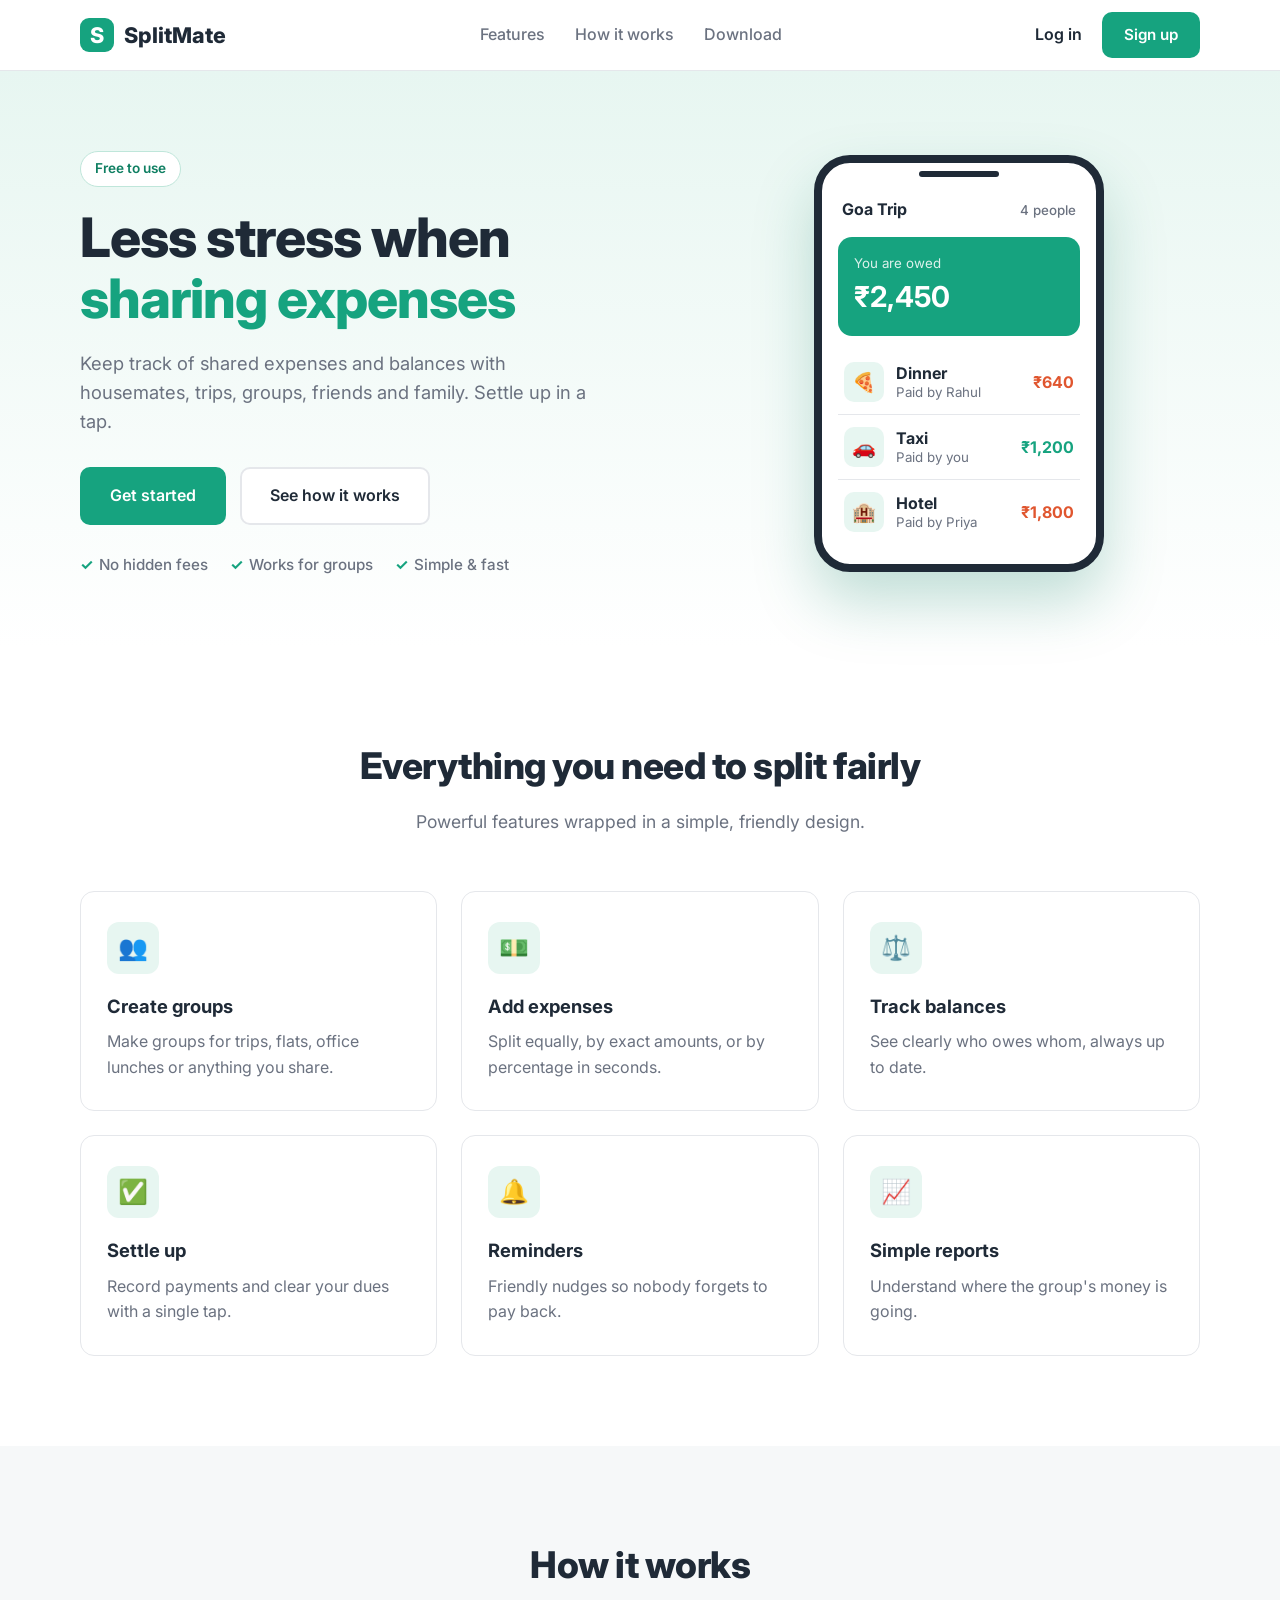
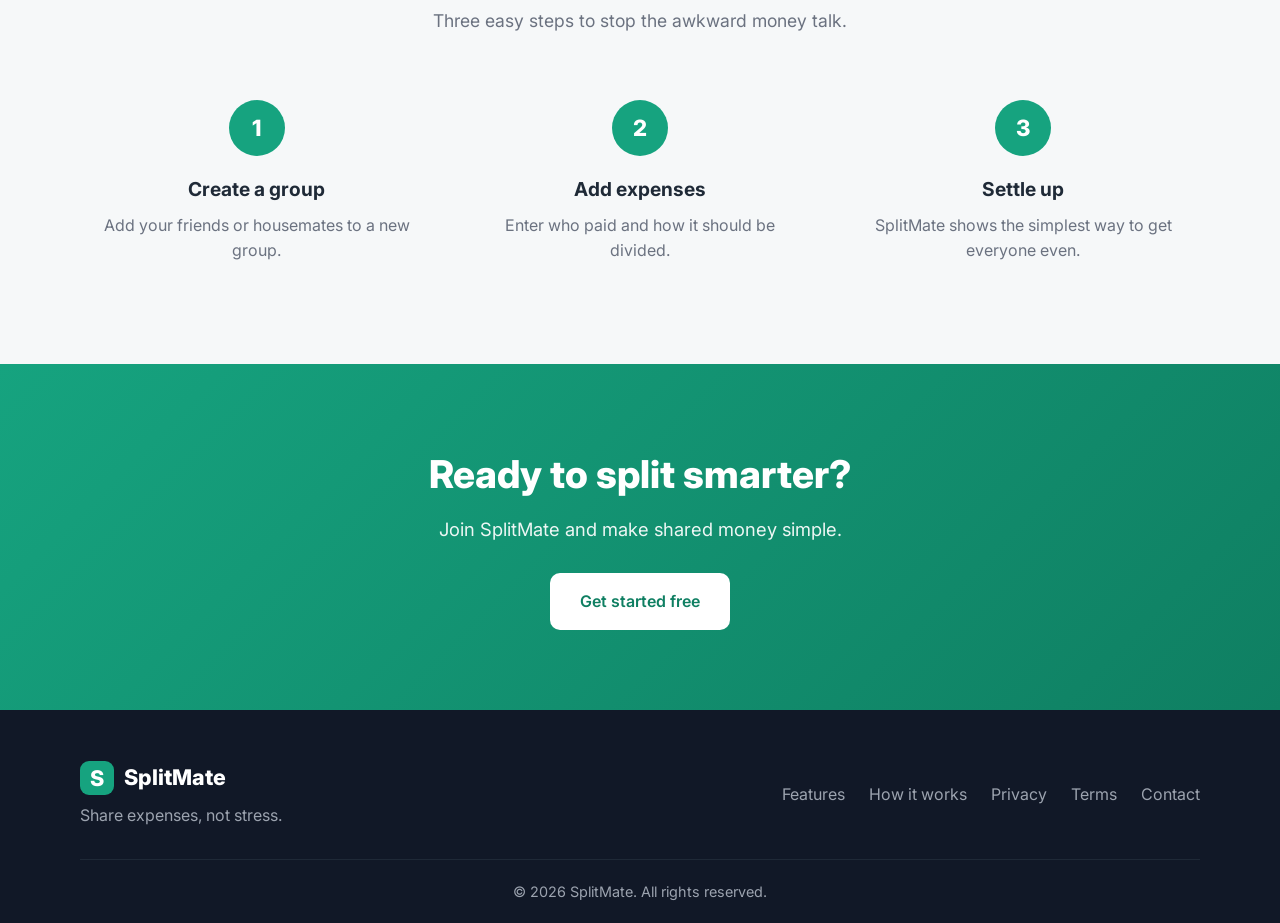
<file: index.html>
<!DOCTYPE html>
<html lang="en">
<head>
  <meta charset="UTF-8">
  <meta name="viewport" content="width=device-width, initial-scale=1.0">
  <title>SplitMate - Share expenses, not stress</title>
  <meta name="description" content="SplitMate helps friends, roommates and families split bills and track who owes what.">
  <link rel="preconnect" href="https://fonts.googleapis.com">
  <link href="https://fonts.googleapis.com/css2?family=Inter:wght@400;500;600;700;800&display=swap" rel="stylesheet">
  <link rel="stylesheet" href="style.css">
</head>
<body>

  <!-- NAVBAR -->
  <header class="navbar">
    <div class="container nav-inner">
      <a href="#" class="logo">
        <span class="logo-icon">S</span>
        SplitMate
      </a>
      <nav class="nav-links">
        <a href="#features">Features</a>
        <a href="#how">How it works</a>
        <a href="#download">Download</a>
      </nav>
      <div class="nav-actions">
        <a href="login.html" class="link-login">Log in</a>
<a href="login.html?mode=signup" class="btn btn-primary btn-sm">Sign up</a>
      </div>
    </div>
  </header>

  <!-- HERO -->
  <section class="hero">
    <div class="container hero-inner">
      <div class="hero-text">
        <span class="badge">Free to use</span>
        <h1>Less stress when <span class="highlight">sharing expenses</span></h1>
        <p>Keep track of shared expenses and balances with housemates, trips, groups, friends and family. Settle up in a tap.</p>
        <div class="hero-buttons">
  <a href="login.html?mode=signup" class="btn btn-primary">Get started</a>
  <a href="#how" class="btn btn-outline">See how it works</a>
</div>
        <ul class="hero-points">
          <li>No hidden fees</li>
          <li>Works for groups</li>
          <li>Simple &amp; fast</li>
        </ul>
      </div>

      <!-- Phone mockup -->
      <div class="hero-visual">
        <div class="phone">
          <div class="phone-notch"></div>
          <div class="phone-header">
            <span>Goa Trip</span>
            <small>4 people</small>
          </div>
          <div class="balance-card">
            <small>You are owed</small>
            <strong>&#8377;2,450</strong>
          </div>
          <div class="expense">
            <div class="expense-icon">&#127829;</div>
            <div class="expense-info">
              <b>Dinner</b>
              <small>Paid by Rahul</small>
            </div>
            <div class="expense-amt owe">&#8377;640</div>
          </div>
          <div class="expense">
            <div class="expense-icon">&#128663;</div>
            <div class="expense-info">
              <b>Taxi</b>
              <small>Paid by you</small>
            </div>
            <div class="expense-amt get">&#8377;1,200</div>
          </div>
          <div class="expense">
            <div class="expense-icon">&#127976;</div>
            <div class="expense-info">
              <b>Hotel</b>
              <small>Paid by Priya</small>
            </div>
            <div class="expense-amt owe">&#8377;1,800</div>
          </div>
        </div>
      </div>
    </div>
  </section>

  <!-- FEATURES -->
  <section id="features" class="section">
    <div class="container">
      <div class="section-head">
        <h2>Everything you need to split fairly</h2>
        <p>Powerful features wrapped in a simple, friendly design.</p>
      </div>
      <div class="grid">
        <div class="feature">
          <div class="f-icon">&#128101;</div>
          <h3>Create groups</h3>
          <p>Make groups for trips, flats, office lunches or anything you share.</p>
        </div>
        <div class="feature">
          <div class="f-icon">&#128181;</div>
          <h3>Add expenses</h3>
          <p>Split equally, by exact amounts, or by percentage in seconds.</p>
        </div>
        <div class="feature">
          <div class="f-icon">&#9878;&#65039;</div>
          <h3>Track balances</h3>
          <p>See clearly who owes whom, always up to date.</p>
        </div>
        <div class="feature">
          <div class="f-icon">&#9989;</div>
          <h3>Settle up</h3>
          <p>Record payments and clear your dues with a single tap.</p>
        </div>
        <div class="feature">
          <div class="f-icon">&#128276;</div>
          <h3>Reminders</h3>
          <p>Friendly nudges so nobody forgets to pay back.</p>
        </div>
        <div class="feature">
          <div class="f-icon">&#128200;</div>
          <h3>Simple reports</h3>
          <p>Understand where the group's money is going.</p>
        </div>
      </div>
    </div>
  </section>

  <!-- HOW IT WORKS -->
  <section id="how" class="section section-alt">
    <div class="container">
      <div class="section-head">
        <h2>How it works</h2>
        <p>Three easy steps to stop the awkward money talk.</p>
      </div>
      <div class="steps">
        <div class="step">
          <span class="step-num">1</span>
          <h3>Create a group</h3>
          <p>Add your friends or housemates to a new group.</p>
        </div>
        <div class="step">
          <span class="step-num">2</span>
          <h3>Add expenses</h3>
          <p>Enter who paid and how it should be divided.</p>
        </div>
        <div class="step">
          <span class="step-num">3</span>
          <h3>Settle up</h3>
          <p>SplitMate shows the simplest way to get everyone even.</p>
        </div>
      </div>
    </div>
  </section>

  <!-- CTA -->
  <section id="download" class="cta">
    <div class="container">
      <h2>Ready to split smarter?</h2>
      <p>Join SplitMate and make shared money simple.</p>
      <a href="#" class="btn btn-white">Get started free</a>
    </div>
  </section>

  <!-- FOOTER -->
  <footer class="footer">
    <div class="container footer-inner">
      <div class="footer-brand">
        <a href="#" class="logo logo-light">
          <span class="logo-icon">S</span> SplitMate
        </a>
        <p>Share expenses, not stress.</p>
      </div>
      <div class="footer-links">
        <a href="#features">Features</a>
        <a href="#how">How it works</a>
        <a href="#">Privacy</a>
        <a href="#">Terms</a>
        <a href="#">Contact</a>
      </div>
    </div>
    <div class="container copy">&copy; 2026 SplitMate. All rights reserved.</div>
  </footer>

</body>
</html>
</file>
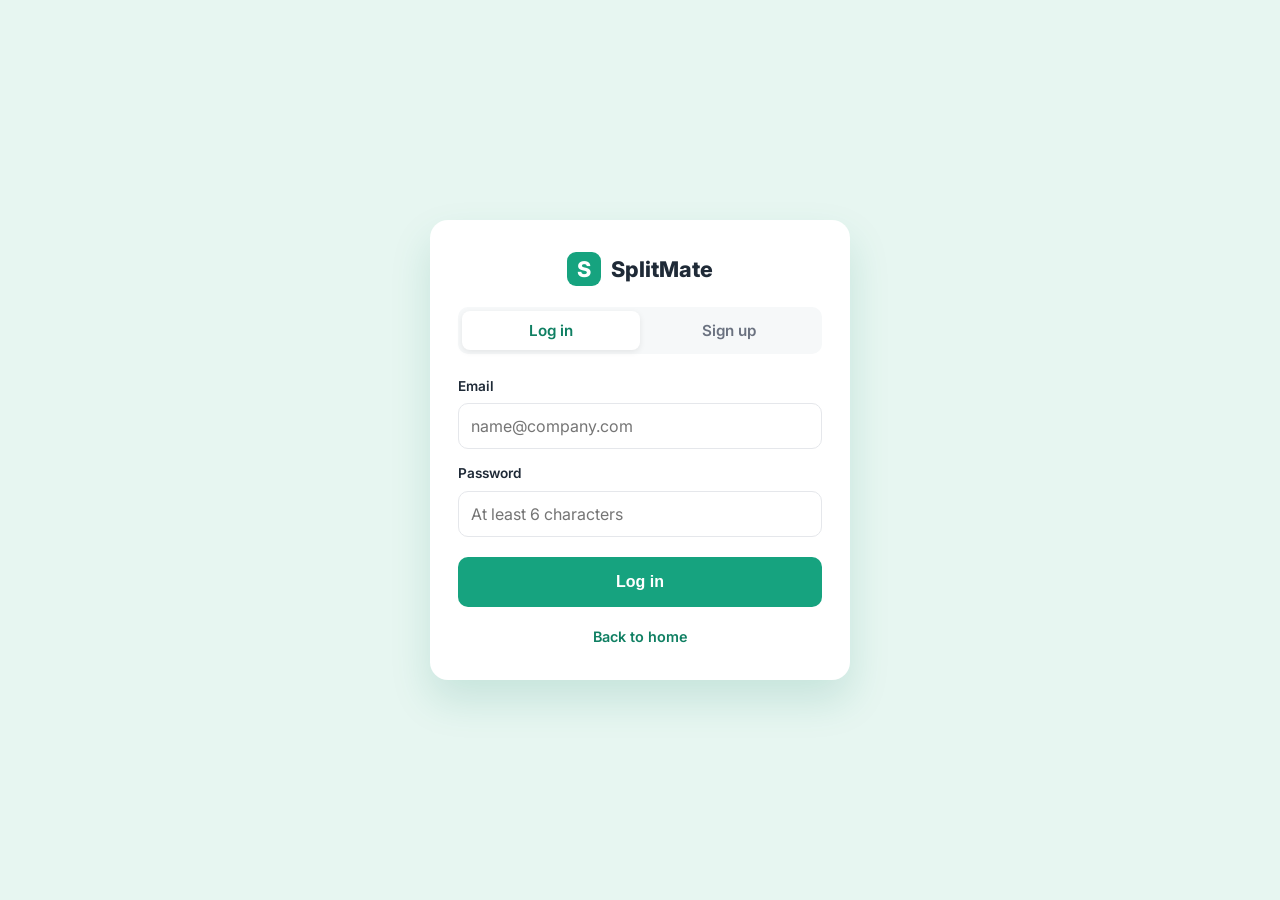
<file: app.html>
<!DOCTYPE html>
<html lang="en">
<head>
  <meta charset="UTF-8">
  <meta name="viewport" content="width=device-width, initial-scale=1.0">
  <title>SplitMate - Your groups</title>
  <link rel="preconnect" href="https://fonts.googleapis.com">
  <link href="https://fonts.googleapis.com/css2?family=Inter:wght@400;500;600;700;800&display=swap" rel="stylesheet">
  <link rel="stylesheet" href="style.css">
  <style>
    body { background: var(--bg-alt); min-height: 100vh; }
    .app { padding: 26px 0 70px; max-width: 760px; }
    .hello { color: var(--muted); font-weight: 500; font-size: .95rem; }
    .panel { background: #fff; border: 1px solid var(--border); border-radius: var(--radius); padding: 20px; margin-bottom: 18px; }
    .panel h2 { font-size: 1.2rem; margin-bottom: 14px; }
    .panel h3 { font-size: 1rem; margin-bottom: 10px; }
    .row { display: flex; gap: 10px; flex-wrap: wrap; }
    .row > input, .row > select { flex: 1; min-width: 140px; }
    .app input[type=text], .app input[type=number], .app select { padding: 11px 12px; border: 1px solid var(--border); border-radius: 10px; font: 1rem "Inter", sans-serif; background: #fff; width: 100%; }
    .app input:focus, .app select:focus { outline: 2px solid var(--green); border-color: transparent; }
    .app .btn { padding: 11px 20px; font-size: .95rem; }
    .btn-danger { background: #fff; color: var(--red); border-color: #f3c9bd; }
    .btn-danger:hover { background: #fdecea; }
    .group-card { display: flex; justify-content: space-between; align-items: center; gap: 10px; padding: 14px 0; border-bottom: 1px solid var(--border); }
    .group-card:last-child { border-bottom: none; }
    .group-card b { display: block; }
    .group-card small, .muted { color: var(--muted); }
    .chips { display: flex; gap: 8px; flex-wrap: wrap; margin-bottom: 12px; }
    .chip { background: var(--green-light); color: var(--green-dark); padding: 5px 12px; border-radius: 50px; font-size: .9rem; font-weight: 600; }
    .line { display: flex; justify-content: space-between; align-items: center; gap: 10px; padding: 10px 0; border-bottom: 1px solid var(--border); }
    .line:last-child { border-bottom: none; }
    .get { color: var(--green); font-weight: 700; }
    .owe { color: var(--red); font-weight: 700; }
    .checks { display: flex; gap: 8px 16px; flex-wrap: wrap; margin: 12px 0; }
    .checks label { display: flex; align-items: center; gap: 6px; font-size: .95rem; cursor: pointer; }
    .err { color: #b42318; font-size: .9rem; margin-top: 8px; min-height: 1.2em; }
    .top { display: flex; justify-content: space-between; align-items: center; gap: 10px; margin-bottom: 18px; flex-wrap: wrap; }
    .top h1 { font-size: 1.6rem; }
    .linkbtn { background: none; border: none; color: var(--green-dark); font-weight: 600; cursor: pointer; font: 600 .95rem "Inter", sans-serif; padding: 0; }
    .x { background: none; border: none; color: var(--muted); cursor: pointer; font-size: 1.2rem; line-height: 1; padding: 4px 8px; }
    .x:hover { color: var(--red); }
    .empty { color: var(--muted); padding: 6px 0; }
  </style>
</head>
<body>

  <header class="navbar">
    <div class="container nav-inner">
      <a href="app.html" class="logo"><span class="logo-icon">S</span> SplitMate</a>
      <div class="nav-actions">
        <span class="hello" id="hello"></span>
        <button type="button" class="btn btn-outline btn-sm" id="logout">Log out</button>
      </div>
    </div>
  </header>

  <main class="container app" id="app"></main>

  <script>
    var user = null;
    try { user = JSON.parse(localStorage.getItem("splitmate_current") || "null"); } catch (e) {}
    if (!user) { location.replace("login.html"); }

    var KEY = "splitmate_data_" + (user ? user.email : "");
    var data = { groups: [] };
    try { data = JSON.parse(localStorage.getItem(KEY) || '{"groups":[]}'); } catch (e) {}
    if (!data.groups) data.groups = [];
    var cur = null;
    var errMsg = "";
    var appEl = document.getElementById("app");

    function save() { try { localStorage.setItem(KEY, JSON.stringify(data)); } catch (e) {} }
    function uid() { return Date.now().toString(36) + Math.random().toString(36).slice(2, 6); }
    function esc(s) {
      return String(s).replace(/[&<>"']/g, function (c) {
        return { "&": "&amp;", "<": "&lt;", ">": "&gt;", '"': "&quot;", "'": "&#39;" }[c];
      });
    }
    function money(c) {
      var neg = c < 0; c = Math.abs(c);
      var txt = (c / 100).toLocaleString("en-IN", { minimumFractionDigits: c % 100 ? 2 : 0, maximumFractionDigits: 2 });
      return (neg ? "-" : "") + "\u20B9" + txt;
    }
    function group() { return data.groups.filter(function (g) { return g.id === cur; })[0]; }

    function balances(g) {
      var b = {};
      g.members.forEach(function (m) { b[m] = 0; });
      g.expenses.forEach(function (e) {
        var n = e.split.length, base = Math.floor(e.cents / n), rem = e.cents - base * n;
        b[e.paidBy] = (b[e.paidBy] || 0) + e.cents;
        e.split.forEach(function (m, i) { b[m] = (b[m] || 0) - (base + (i < rem ? 1 : 0)); });
      });
      return b;
    }

    function settlements(b) {
      var cr = [], db = [];
      Object.keys(b).forEach(function (k) {
        if (b[k] > 0) cr.push([k, b[k]]); else if (b[k] < 0) db.push([k, -b[k]]);
      });
      cr.sort(function (a, c) { return c[1] - a[1]; });
      db.sort(function (a, c) { return c[1] - a[1]; });
      var out = [], i = 0, j = 0;
      while (i < db.length && j < cr.length) {
        var x = Math.min(db[i][1], cr[j][1]);
        out.push({ from: db[i][0], to: cr[j][0], c: x });
        db[i][1] -= x; cr[j][1] -= x;
        if (!db[i][1]) i++;
        if (!cr[j][1]) j++;
      }
      return out;
    }

    function renderHome() {
      var h = '<div class="top"><h1>Your groups</h1></div>';
      h += '<div class="panel"><h2>Create a group</h2>' +
        '<form data-form="addgroup"><div class="row">' +
        '<input type="text" id="gname" placeholder="Goa trip" maxlength="40">' +
        '<button type="submit" class="btn btn-primary">Create group</button></div>' +
        '<div class="err">' + esc(errMsg) + '</div></form></div>';
      h += '<div class="panel"><h2>Groups</h2>';
      if (!data.groups.length) {
        h += '<p class="empty">Start your first group. Add friends and share your first expense.</p>';
      }
      data.groups.forEach(function (g) {
        h += '<div class="group-card"><div><b>' + esc(g.name) + '</b><small>' +
          g.members.length + ' people \u00B7 ' + g.expenses.length + ' expenses</small></div>' +
          '<button type="button" class="btn btn-primary btn-sm" data-open="' + g.id + '">Open</button></div>';
      });
      h += '</div>';
      appEl.innerHTML = h;
    }

    function renderGroup() {
      var g = group();
      if (!g) { cur = null; return renderHome(); }
      var b = balances(g), st = settlements(b);
      var h = '<div class="top"><div><button type="button" class="linkbtn" data-back="1">&larr; All groups</button>' +
        '<h1>' + esc(g.name) + '</h1></div>' +
        '<button type="button" class="btn btn-danger btn-sm" data-delgroup="1">Delete group</button></div>';

      h += '<div class="panel"><h2>People</h2><div class="chips">';
      g.members.forEach(function (m) { h += '<span class="chip">' + esc(m) + '</span>'; });
      h += '</div><form data-form="addmember"><div class="row">' +
        '<input type="text" id="mname" placeholder="Friend\'s name" maxlength="30">' +
        '<button type="submit" class="btn btn-outline">Add person</button></div>' +
        '<div class="err" id="err-member"></div></form></div>';

      h += '<div class="panel"><h2>Balances</h2>';
      g.members.forEach(function (m) {
        var v = b[m] || 0;
        var cls = v > 0 ? "get" : v < 0 ? "owe" : "muted";
        var txt = v > 0 ? "gets " + money(v) : v < 0 ? "owes " + money(-v) : "settled up";
        h += '<div class="line"><span>' + esc(m) + '</span><span class="' + cls + '">' + txt + '</span></div>';
      });
      h += '</div>';

      h += '<div class="panel"><h2>Settle up</h2>';
      if (!st.length) h += '<p class="empty">Everyone is settled up.</p>';
      st.forEach(function (s) {
        h += '<div class="line"><span>' + esc(s.from) + ' pays ' + esc(s.to) + '</span><span class="owe">' + money(s.c) + '</span></div>';
      });
      h += '</div>';

      h += '<div class="panel"><h2>Add an expense</h2>';
      if (g.members.length < 2) {
        h += '<p class="empty">Add at least one more person to split an expense.</p>';
      } else {
        h += '<form data-form="addexpense"><div class="row">' +
          '<input type="text" id="edesc" placeholder="Dinner" maxlength="50">' +
          '<input type="number" id="eamt" placeholder="Amount" min="0" step="0.01" inputmode="decimal"></div>' +
          '<div class="row" style="margin-top:10px"><select id="epaid">';
        g.members.forEach(function (m) { h += '<option value="' + esc(m) + '">Paid by ' + esc(m) + '</option>'; });
        h += '</select></div><h3 style="margin-top:14px">Split equally between</h3><div class="checks">';
        g.members.forEach(function (m) {
          h += '<label><input type="checkbox" name="split" value="' + esc(m) + '" checked> ' + esc(m) + '</label>';
        });
        h += '</div><button type="submit" class="btn btn-primary">Add expense</button>' +
          '<div class="err" id="err-exp"></div></form>';
      }
      h += '</div>';

      h += '<div class="panel"><h2>Expenses</h2>';
      if (!g.expenses.length) h += '<p class="empty">No expenses yet.</p>';
      g.expenses.slice().reverse().forEach(function (e) {
        h += '<div class="line"><div><b>' + esc(e.desc) + '</b><br><small class="muted">Paid by ' + esc(e.paidBy) +
          ' \u00B7 split ' + e.split.length + ' ways</small></div><div><b>' + money(e.cents) +
          '</b><button type="button" class="x" aria-label="Delete expense" data-delexp="' + e.id + '">&times;</button></div></div>';
      });
      h += '</div>';
      appEl.innerHTML = h;
    }

    function render() { if (cur) renderGroup(); else renderHome(); window.scrollTo(0, 0); }
    function setErr(id, t) { var el = document.getElementById(id); if (el) el.textContent = t; }

    appEl.addEventListener("click", function (e) {
      var t = e.target.closest("button");
      if (!t) return;
      if (t.dataset.open) { cur = t.dataset.open; errMsg = ""; render(); }
      else if (t.dataset.back) { cur = null; errMsg = ""; render(); }
      else if (t.dataset.delgroup) {
        var g = group();
        if (g && confirm('Delete "' + g.name + '" and all its expenses?')) {
          data.groups = data.groups.filter(function (x) { return x.id !== cur; });
          save(); cur = null; render();
        }
      } else if (t.dataset.delexp) {
        var gg = group();
        gg.expenses = gg.expenses.filter(function (x) { return x.id !== t.dataset.delexp; });
        save(); var y = window.scrollY; renderGroup(); window.scrollTo(0, y);
      }
    });

    appEl.addEventListener("submit", function (e) {
      e.preventDefault();
      var f = e.target.dataset.form, g = group();
      if (f === "addgroup") {
        var name = document.getElementById("gname").value.trim();
        if (!name) { errMsg = "Enter a group name."; renderHome(); return; }
        var ng = { id: uid(), name: name, members: [user.name], expenses: [] };
        data.groups.push(ng); save(); cur = ng.id; errMsg = ""; render();
      } else if (f === "addmember") {
        var m = document.getElementById("mname").value.trim();
        if (!m) { setErr("err-member", "Enter a name."); return; }
        if (g.members.some(function (x) { return x.toLowerCase() === m.toLowerCase(); })) {
          setErr("err-member", "That name is already in the group."); return;
        }
        g.members.push(m); save(); var y = window.scrollY; renderGroup(); window.scrollTo(0, y);
      } else if (f === "addexpense") {
        var desc = document.getElementById("edesc").value.trim();
        var amt = parseFloat(document.getElementById("eamt").value);
        var paid = document.getElementById("epaid").value;
        var split = Array.prototype.map.call(document.querySelectorAll('input[name="split"]:checked'), function (c) { return c.value; });
        if (!desc) { setErr("err-exp", "Enter what the expense was for."); return; }
        if (!(amt > 0)) { setErr("err-exp", "Enter an amount greater than 0."); return; }
        if (!split.length) { setErr("err-exp", "Choose at least one person to split with."); return; }
        g.expenses.push({ id: uid(), desc: desc, cents: Math.round(amt * 100), paidBy: paid, split: split });
        save(); var y2 = window.scrollY; renderGroup(); window.scrollTo(0, y2);
      }
    });

    if (user) {
      document.getElementById("hello").textContent = "Hi, " + user.name.split(" ")[0];
      document.getElementById("logout").onclick = function () {
        try { localStorage.removeItem("splitmate_current"); } catch (e) {}
        location.href = "index.html";
      };
      render();
    }
  </script>

</body>
</html>
</file>
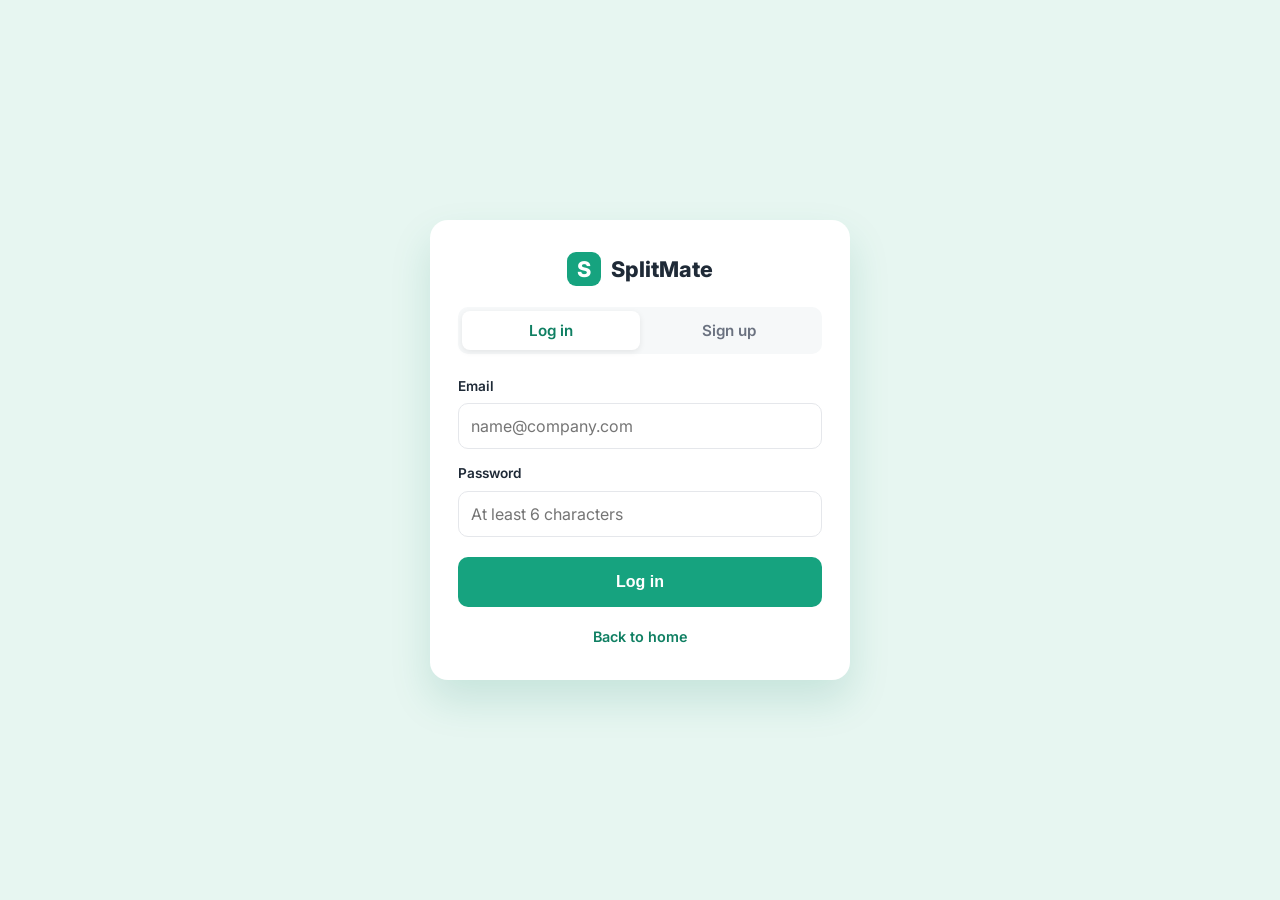
<file: login.html>
<!DOCTYPE html>
<html lang="en">
<head>
  <meta charset="UTF-8">
  <meta name="viewport" content="width=device-width, initial-scale=1.0">
  <title>SplitMate - Log in</title>
  <link rel="preconnect" href="https://fonts.googleapis.com">
  <link href="https://fonts.googleapis.com/css2?family=Inter:wght@400;500;600;700;800&display=swap" rel="stylesheet">
  <link rel="stylesheet" href="style.css">
  <style>
    body { background: var(--green-light); min-height: 100vh; display: flex; flex-direction: column; }
    .auth-wrap { flex: 1; display: grid; place-items: center; padding: 30px 0; }
    .auth-card { width: 92%; max-width: 420px; background: #fff; border-radius: 18px; padding: 32px 28px; box-shadow: 0 20px 40px rgba(15,127,98,.15); }
    .auth-card .logo { justify-content: center; margin-bottom: 20px; }
    .tabs { display: flex; background: var(--bg-alt); border-radius: 10px; padding: 4px; margin-bottom: 22px; }
    .tab { flex: 1; padding: 10px; border: none; background: transparent; border-radius: 8px; font: 600 .95rem "Inter", sans-serif; color: var(--muted); cursor: pointer; }
    .tab.active { background: #fff; color: var(--green-dark); box-shadow: 0 2px 6px rgba(0,0,0,.08); }
    .field { margin-bottom: 14px; }
    .field label { display: block; font-size: .85rem; font-weight: 600; margin-bottom: 6px; }
    .field input { width: 100%; padding: 12px; border: 1px solid var(--border); border-radius: 10px; font: 1rem "Inter", sans-serif; }
    .field input:focus { outline: 2px solid var(--green); border-color: transparent; }
    .auth-card .btn { width: 100%; margin-top: 6px; }
    .msg { margin-top: 14px; padding: 10px 12px; border-radius: 10px; font-size: .9rem; display: none; }
    .msg.error { display: block; background: #fdecea; color: #b42318; }
    .msg.ok { display: block; background: var(--green-light); color: var(--green-dark); }
    .back { text-align: center; margin-top: 18px; font-size: .9rem; }
    .back a { color: var(--green-dark); font-weight: 600; }
  </style>
</head>
<body>

  <div class="auth-wrap">
    <div class="auth-card">
      <a href="index.html" class="logo"><span class="logo-icon">S</span> SplitMate</a>

      <div class="tabs">
        <button type="button" class="tab" id="tab-login">Log in</button>
        <button type="button" class="tab" id="tab-signup">Sign up</button>
      </div>

      <form id="form" novalidate>
        <div class="field" id="name-field">
          <label for="name">Name</label>
          <input type="text" id="name" placeholder="Your name">
        </div>
        <div class="field">
          <label for="email">Email</label>
          <input type="email" id="email" placeholder="name@company.com">
        </div>
        <div class="field">
          <label for="password">Password</label>
          <input type="password" id="password" placeholder="At least 6 characters">
        </div>
        <button type="submit" class="btn btn-primary" id="submit-btn">Log in</button>
        <div class="msg" id="msg"></div>
      </form>

      <p class="back"><a href="index.html">Back to home</a></p>
    </div>
  </div>

  <script>
    var mode = new URLSearchParams(location.search).get("mode") === "signup" ? "signup" : "login";
    var tabLogin = document.getElementById("tab-login");
    var tabSignup = document.getElementById("tab-signup");
    var nameField = document.getElementById("name-field");
    var submitBtn = document.getElementById("submit-btn");
    var msg = document.getElementById("msg");

    function setMode(m) {
      mode = m;
      tabLogin.classList.toggle("active", m === "login");
      tabSignup.classList.toggle("active", m === "signup");
      nameField.style.display = m === "signup" ? "block" : "none";
      submitBtn.textContent = m === "signup" ? "Create account" : "Log in";
      msg.className = "msg";
    }

    function show(text, type) {
      msg.textContent = text;
      msg.className = "msg " + type;
    }

    async function hash(text) {
      var buf = await crypto.subtle.digest("SHA-256", new TextEncoder().encode(text));
      return Array.from(new Uint8Array(buf)).map(function (b) {
        return b.toString(16).padStart(2, "0");
      }).join("");
    }

    function getUsers() {
      try { return JSON.parse(localStorage.getItem("splitmate_users") || "[]"); }
      catch (e) { return []; }
    }

    tabLogin.onclick = function () { setMode("login"); };
    tabSignup.onclick = function () { setMode("signup"); };

    document.getElementById("form").addEventListener("submit", async function (e) {
      e.preventDefault();
      var name = document.getElementById("name").value.trim();
      var email = document.getElementById("email").value.trim().toLowerCase();
      var password = document.getElementById("password").value;

      if (!email || !/^\S+@\S+\.\S+$/.test(email)) { show("Enter a valid email.", "error"); return; }
      if (password.length < 6) { show("Password must be at least 6 characters.", "error"); return; }

      var users = getUsers();
      var pass = await hash(password);

            if (mode === "signup") {
        if (!name) { show("Enter your name.", "error"); return; }
        if (users.some(function (u) { return u.email === email; })) {
          show("That email is already registered. Try logging in.", "error"); return;
        }
        users.push({ name: name, email: email, pass: pass });
        localStorage.setItem("splitmate_users", JSON.stringify(users));
        localStorage.setItem("splitmate_current", JSON.stringify({ name: name, email: email }));
        show("Account created. Welcome, " + name + "!", "ok");
        setTimeout(function () { location.href = "app.html"; }, 900);
      } else {
        var user = users.find(function (u) { return u.email === email && u.pass === pass; });
        if (!user) { show("Wrong email or password.", "error"); return; }
        localStorage.setItem("splitmate_current", JSON.stringify({ name: user.name, email: user.email }));
        show("Welcome back, " + user.name + "!", "ok");
        setTimeout(function () { location.href = "app.html"; }, 900);
                }
    });
            

    setMode(mode);
  </script>

</body>
</html>
</file>
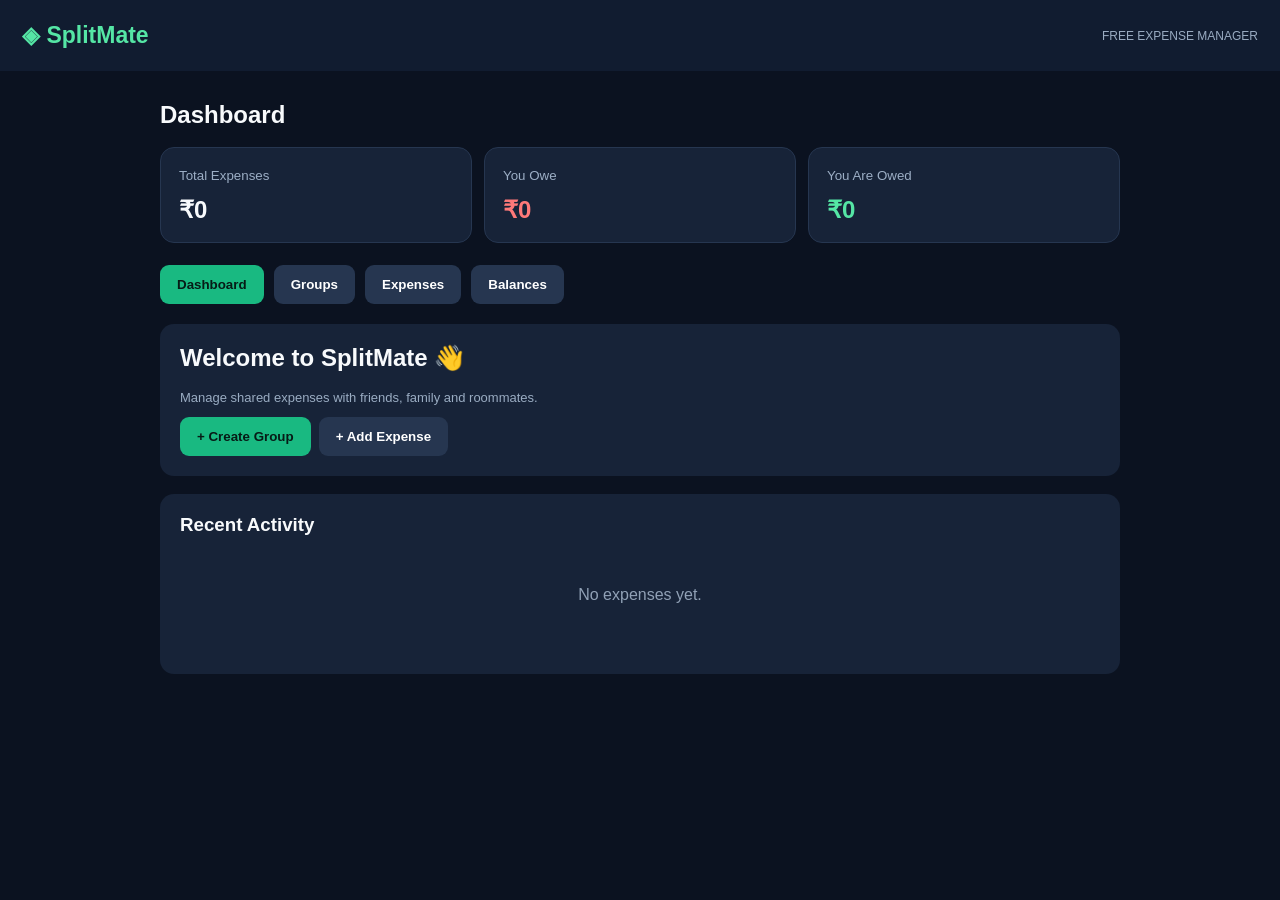
<file: preview (5).html>
<!DOCTYPE html>
<html lang="en">
<head>
<meta charset="UTF-8">
<meta name="viewport" content="width=device-width, initial-scale=1">
<meta name="theme-color" content="#101827">
<title>SplitMate - Expense Manager</title>
<style>
*{box-sizing:border-box;margin:0;padding:0}
body{font-family:Arial,sans-serif;background:#0b1220;color:#f8fafc}
header{padding:22px;background:#111c30;display:flex;justify-content:space-between;align-items:center}
.logo{font-size:23px;font-weight:bold;color:#55e6a5}
.container{max-width:1000px;margin:auto;padding:20px}
h2{margin-bottom:18px}
.stats{display:grid;grid-template-columns:repeat(3,1fr);gap:12px;margin-bottom:22px}
.card{background:#172338;border:1px solid #263650;padding:18px;border-radius:14px}
.card small{color:#9caec5}
.amount{font-size:24px;font-weight:bold;margin-top:12px}
.green{color:#55e6a5}
.red{color:#ff7979}
.tabs{display:flex;gap:10px;flex-wrap:wrap;margin-bottom:20px}
button{border:0;padding:12px 17px;border-radius:9px;background:#263650;color:white;font-weight:bold;cursor:pointer}
button.primary{background:#19b981;color:#071b16}
button.danger{background:#9d303d}
button:hover{opacity:.85}
input,select{width:100%;padding:13px;margin:8px 0 14px;border:1px solid #344761;border-radius:9px;background:#101c2e;color:white}
label{font-size:13px;color:#b8c7d9}
.panel{background:#172338;padding:20px;border-radius:14px;margin-bottom:18px}
.hidden{display:none}
.item{padding:15px 5px;border-bottom:1px solid #344258;display:flex;justify-content:space-between;gap:10px}
.item:last-child{border:0}
.muted{color:#9aacc2;font-size:13px;margin-top:5px}
.actions{display:flex;gap:8px;flex-wrap:wrap;margin-top:12px}
.empty{color:#91a1b6;text-align:center;padding:25px}
@media(max-width:600px){
.stats{grid-template-columns:1fr}
.amount{font-size:21px}
.container{padding:13px}
}
</style>
</head>
<body>

<header>
<div class="logo">◈ SplitMate</div>
<div style="font-size:12px;color:#9aacc2">FREE EXPENSE MANAGER</div>
</header>

<main class="container">
<h2 style="margin-top:10px">Dashboard</h2>

<div class="stats">
<div class="card">
<small>Total Expenses</small>
<div class="amount" id="total">₹0</div>
</div>
<div class="card">
<small>You Owe</small>
<div class="amount red" id="owe">₹0</div>
</div>
<div class="card">
<small>You Are Owed</small>
<div class="amount green" id="owed">₹0</div>
</div>
</div>

<div class="tabs">
<button class="primary" onclick="show('dashboard')">Dashboard</button>
<button onclick="show('groups')">Groups</button>
<button onclick="show('expenses')">Expenses</button>
<button onclick="show('balances')">Balances</button>
</div>

<section id="dashboard">
<div class="panel">
<h2>Welcome to SplitMate 👋</h2>
<p class="muted">Manage shared expenses with friends, family and roommates.</p>
<div class="actions">
<button class="primary" onclick="show('groups')">+ Create Group</button>
<button onclick="show('expenses')">+ Add Expense</button>
</div>
</div>
<div class="panel">
<h3>Recent Activity</h3>
<div id="recent" class="empty">No expenses yet.</div>
</div>
</section>

<section id="groups" class="hidden">
<div class="panel">
<h2>Create New Group</h2>
<label>Group Name</label>
<input id="groupName" placeholder="e.g. Goa Trip">
<label>Members (comma separated, include You)</label>
<input id="members" placeholder="You, Rahul, Amit">
<button class="primary" onclick="addGroup()">Create Group</button>
</div>
<div class="panel">
<h3>Your Groups</h3>
<div id="groupList" class="empty">No groups created.</div>
</div>
</section>

<section id="expenses" class="hidden">
<div class="panel">
<h2>Add New Expense</h2>
<label>Description</label>
<input id="desc" placeholder="Dinner, Travel, Shopping">
<label>Amount (₹)</label>
<input id="amount" type="number" min="0.01" step="0.01" placeholder="1000">
<label>Group</label>
<select id="expenseGroup"></select>
<label>Paid By</label>
<select id="paidBy"></select>
<label>Split Between</label>
<div id="splitMembers"></div>
<button class="primary" onclick="addExpense()">Save Expense</button>
</div>
<div class="panel">
<h3>All Expenses</h3>
<div id="expenseList" class="empty">No expenses yet.</div>
</div>
</section>

<section id="balances" class="hidden">
<div class="panel">
<h2>Settlement Balances</h2>
<p class="muted">Positive means money is owed to you. Negative means you owe money.</p>
<div id="balanceList" class="empty">No balances yet.</div>
<button class="primary" onclick="settle()">Record Settlement</button>
</div>
</section>

</main>

<script>
const load = () => {
try {
return JSON.parse(localStorage.getItem("splitmate") || '{"groups":[],"expenses":[],"settlements":[]}');
} catch(e) {
return {groups:[],expenses:[],settlements:[]};
}
};

let db = load();

function save(){
localStorage.setItem("splitmate",JSON.stringify(db));
render();
}

function money(n){
return "₹"+Number(n).toLocaleString("en-IN",{maximumFractionDigits:2});
}

function show(id){
["dashboard","groups","expenses","balances"].forEach(x=>{
document.getElementById(x).classList.toggle("hidden",x!==id);
});
render();
}

function addGroup(){
let name=document.getElementById("groupName").value.trim();
let members=document.getElementById("members").value
.split(",").map(x=>x.trim()).filter(Boolean);
members=[...new Set(members)];

if(!name||members.length<2){
alert("Enter group name and at least two members.");
return;
}

if(!members.some(x=>x.toLowerCase()==="you")) members.unshift("You");

db.groups.push({id:Date.now(),name,members});
document.getElementById("groupName").value="";
document.getElementById("members").value="";
save();
}

function updateForm(){
let select=document.getElementById("expenseGroup");
let old=select.value;

select.innerHTML=db.groups.map(g=>
`<option value="${g.id}">${escapeHTML(g.name)}</option>`
).join("");

if(old) select.value=old;

let group=db.groups.find(g=>String(g.id)===select.value);
let paid=document.getElementById("paidBy");
paid.innerHTML=group?group.members.map(m=>
`<option>${escapeHTML(m)}</option>`).join(""):"";

document.getElementById("splitMembers").innerHTML=group?
group.members.map((m,i)=>`
<label style="display:block;padding:7px">
<input type="checkbox" class="split" value="${escapeHTML(m)}"
${i===0?"checked":""} style="width:auto;margin-right:8px">
${escapeHTML(m)}
</label>`).join(""):"Select a group first.";
}

function escapeHTML(s){
return String(s).replace(/[&<>"']/g,c=>({
"&":"&amp;","<":"&lt;",">":"&gt;",
'"':"&quot;","'":"&#39;"
}[c]));
}

document.getElementById("expenseGroup").addEventListener("change",updateForm);

function addExpense(){
let desc=document.getElementById("desc").value.trim();
let amount=Number(document.getElementById("amount").value);
let group=db.groups.find(g=>String(g.id)===document.getElementById("expenseGroup").value);
let paidBy=document.getElementById("paidBy").value;
let participants=[...document.querySelectorAll(".split:checked")].map(x=>x.value);

if(!desc||!group||!Number.isFinite(amount)||amount<=0||!paidBy||!participants.length){
alert("Please complete all expense details.");
return;
}

db.expenses.push({
id:Date.now(),desc,amount,groupId:group.id,paidBy,
participants,date:new Date().toISOString()
});

document.getElementById("desc").value="";
document.getElementById("amount").value="";
save();
}

function balances(){
let b={};
db.groups.forEach(g=>g.members.forEach(m=>b[m]=(b[m]||0)));

db.expenses.forEach(e=>{
let share=e.amount/e.participants.length;
b[e.paidBy]=(b[e.paidBy]||0)+e.amount;
e.participants.forEach(m=>b[m]=(b[m]||0)-share);
});

db.settlements.forEach(s=>{
b[s.from]=(b[s.from]||0)+s.amount;
b[s.to]=(b[s.to]||0)-s.amount;
});

return b;
}

function settle(){
let b=balances();
let debtors=Object.keys(b).filter(x=>b[x]<-0.005);
let creditors=Object.keys(b).filter(x=>b[x]>0.005);
let transfers=[];

debtors.forEach(d=>{
creditors.forEach(c=>{
let amount=Math.min(-b[d],b[c]);
if(amount>0.005){
transfers.push({from:d,to:c,amount});
b[d]+=amount;
b[c]-=amount;
}
});
});

let options=transfers.map((t,i)=>`${i+1}. ${t.from} pays ${t.to} ${money(t.amount)}`).join("\n");

if(!transfers.length){
alert("No outstanding balances.");
return;
}

let choice=prompt("Suggested settlements:\n"+options+
"\n\nEnter number to record one payment:");

let index=Number(choice)-1;
if(!Number.isInteger(index)||!transfers[index])return;

let t=transfers[index];
db.settlements.push({...t,date:new Date().toISOString()});
save();
alert("Settlement recorded!");
}

function render(){
let total=db.expenses.reduce((s,e)=>s+e.amount,0);
let b=balances();

document.getElementById("total").textContent=money(total);
document.getElementById("owe").textContent=money(Math.max(0,-(b["You"]||0)));
document.getElementById("owed").textContent=money(Math.max(0,b["You"]||0));

document.getElementById("groupList").innerHTML=db.groups.length?
db.groups.map(g=>`
<div class="item">
<div><b>${escapeHTML(g.name)}</b>
<div class="muted">${g.members.map(escapeHTML).join(", ")}</div></div>
<button class="danger" onclick="deleteGroup(${g.id})">Delete</button>
</div>`).join(""):'<div class="empty">No groups created.</div>';

document.getElementById("expenseList").innerHTML=db.expenses.length?
[...db.expenses].reverse().map(e=>`
<div class="item">
<div><b>${escapeHTML(e.desc)}</b>
<div class="muted">${escapeHTML(e.paidBy)} paid · ${e.participants.map(escapeHTML).join(", ")}</div>
</div>
<b>${money(e.amount)}</b>
</div>`).join(""):'<div class="empty">No expenses yet.</div>';

document.getElementById("recent").innerHTML=db.expenses.length?
[...db.expenses].slice(-5).reverse().map(e=>
`<div class="item"><span>${escapeHTML(e.desc)}</span><b>${money(e.amount)}</b></div>`
).join(""):'<div class="empty">No expenses yet.</div>';

document.getElementById("balanceList").innerHTML=
Object.entries(b).map(([name,value])=>`
<div class="item">
<span>${escapeHTML(name)}</span>
<b class="${value>=0?'green':'red'}">${value>=-0.005&&value<=0.005?'Settled':money(value)}</b>
</div>`).join("")||'<div class="empty">No balances yet.</div>';

updateForm();
}

function deleteGroup(id){
if(!confirm("Delete this group and its expenses?"))return;
db.groups=db.groups.filter(g=>g.id!==id);
db.expenses=db.expenses.filter(e=>e.groupId!==id);
save();
}

render();
</script>
</body>
</html>
</file>
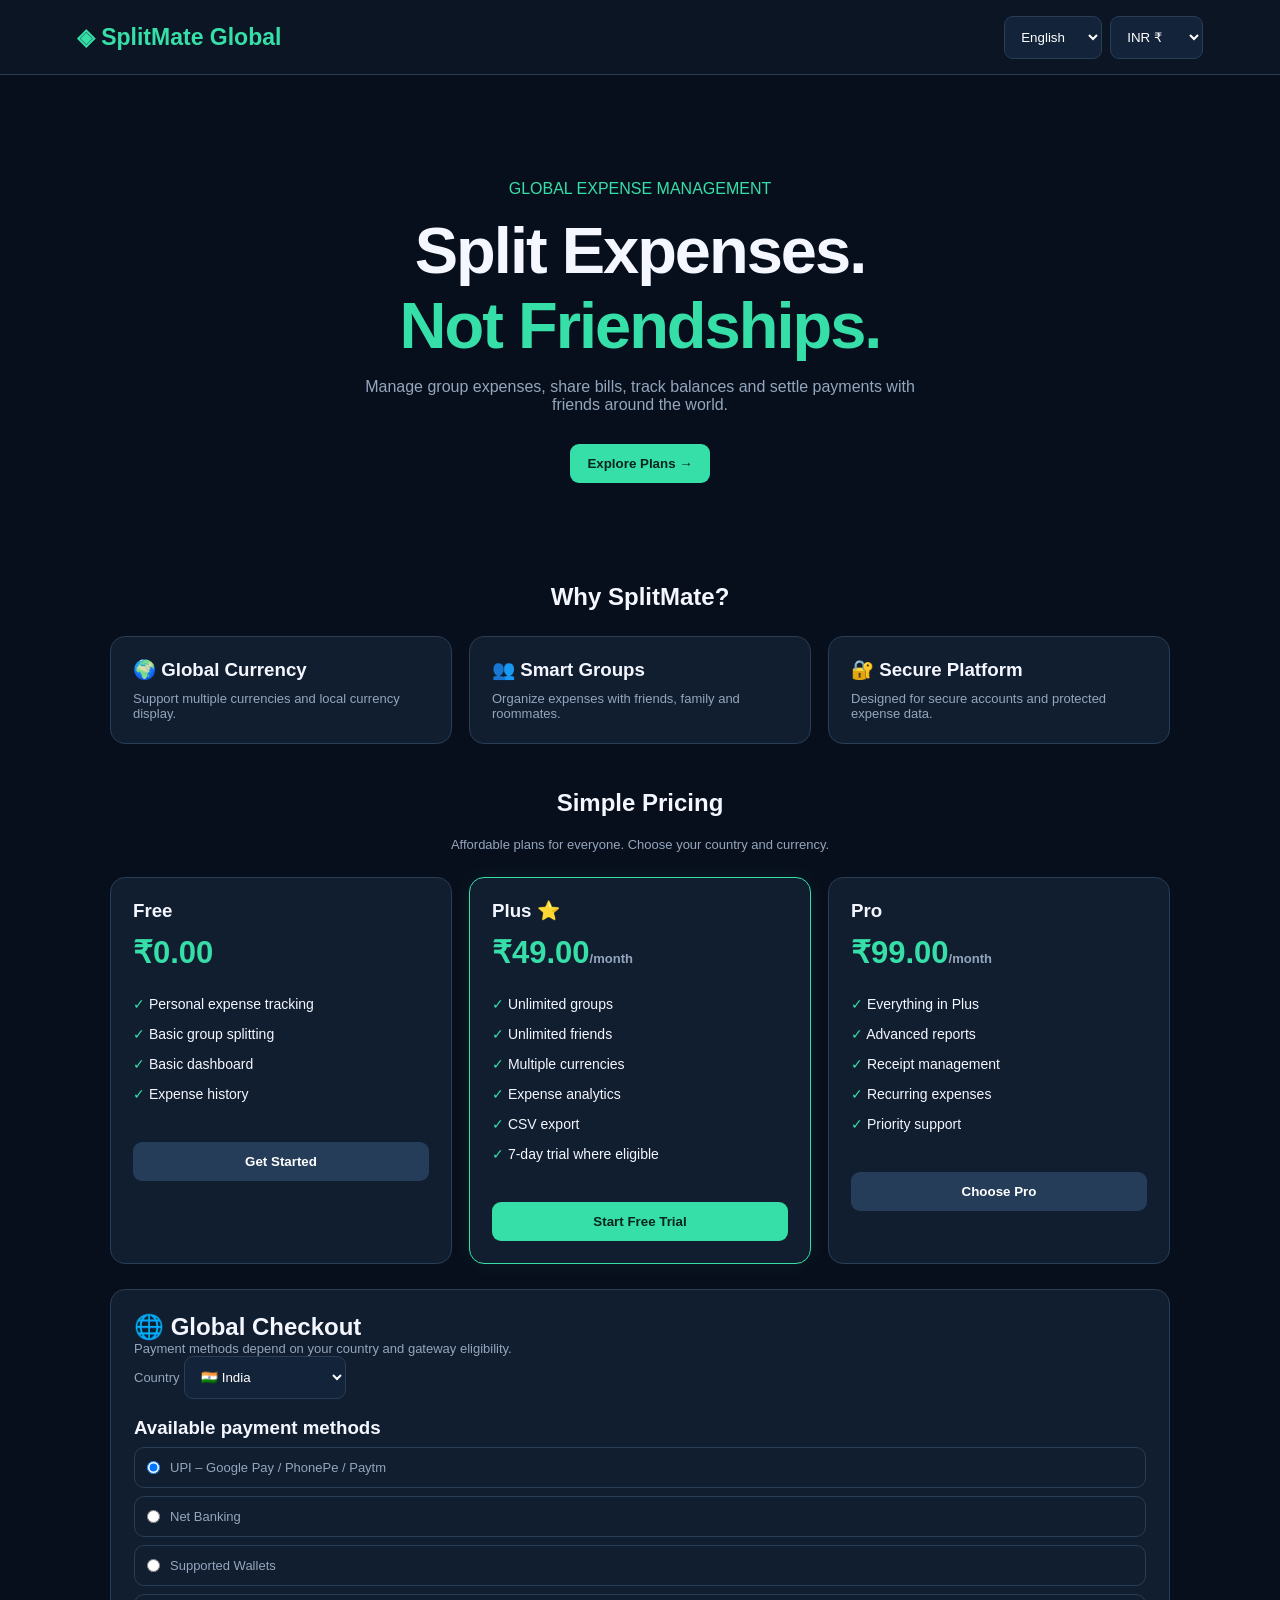
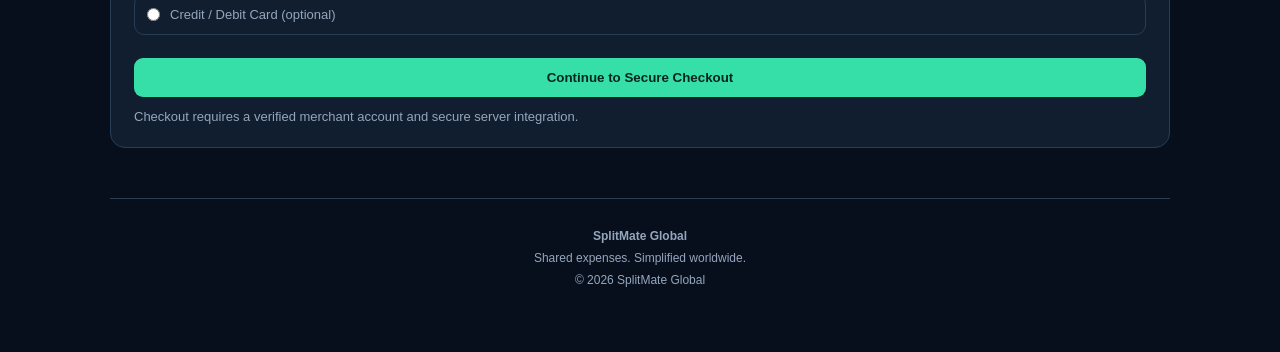
<file: preview (6).html>
<!DOCTYPE html>
<html lang="en">
<head>
<meta charset="UTF-8">
<meta name="viewport" content="width=device-width,initial-scale=1">
<meta name="theme-color" content="#080f1c">
<title>SplitMate Global</title>

<style>
*{box-sizing:border-box;margin:0;padding:0}
:root{
--bg:#080f1c;
--panel:#111e30;
--panel2:#192a40;
--green:#37dfa8;
--text:#f4f7ff;
--muted:#94a6bd;
--border:#293d55;
}
body{
background:var(--bg);
color:var(--text);
font-family:Inter,Arial,sans-serif;
}
header{
height:75px;
padding:0 6%;
display:flex;
align-items:center;
justify-content:space-between;
border-bottom:1px solid var(--border);
background:#0b1524;
}
.logo{
font-size:23px;
font-weight:900;
color:var(--green);
}
select,input{
background:#13243a;
color:white;
border:1px solid var(--border);
padding:12px;
border-radius:9px;
outline:none;
}
button{
border:0;
padding:12px 17px;
border-radius:9px;
cursor:pointer;
font-weight:bold;
}
.primary{
background:var(--green);
color:#06251b;
}
.secondary{
background:#263d59;
color:white;
}
.container{
max-width:1100px;
margin:auto;
padding:35px 20px;
}
.hero{
text-align:center;
padding:55px 10px;
}
.hero h1{
font-size:clamp(35px,6vw,65px);
letter-spacing:-2px;
}
.hero h1 span{color:var(--green)}
.hero p{
color:var(--muted);
margin:15px auto;
max-width:550px;
}
.hero button{margin-top:15px}
.grid{
display:grid;
grid-template-columns:repeat(3,1fr);
gap:17px;
margin:25px 0;
}
.card{
background:var(--panel);
border:1px solid var(--border);
padding:22px;
border-radius:15px;
}
.card h3{margin-bottom:10px}
.card p,.muted{
color:var(--muted);
font-size:13px;
}
.price{
font-size:31px;
font-weight:bold;
color:var(--green);
margin:12px 0;
}
.price small{font-size:13px;color:var(--muted)}
.featured{
border-color:var(--green);
box-shadow:0 0 20px #37dfa812;
}
ul{list-style:none;margin:18px 0}
li{padding:7px 0;font-size:14px}
li:before{content:"✓ ";color:var(--green)}
.full{width:100%;margin-top:15px}
.section-title{
text-align:center;
margin:45px 0 20px;
}
.stats{
display:grid;
grid-template-columns:repeat(3,1fr);
gap:12px;
}
.stat{
background:var(--panel2);
padding:18px;
border-radius:12px;
}
.stat strong{
display:block;
font-size:24px;
margin-top:8px;
}
input{width:100%;margin:8px 0 15px}
label{font-size:13px;color:var(--muted)}
.panel{
background:var(--panel);
border:1px solid var(--border);
padding:23px;
border-radius:15px;
margin:20px 0;
}
.payment-option{
display:flex;
gap:10px;
align-items:center;
padding:12px;
border:1px solid var(--border);
border-radius:10px;
margin:8px 0;
cursor:pointer;
}
.payment-option input{width:auto;margin:0}
footer{
border-top:1px solid var(--border);
padding:30px;
text-align:center;
color:var(--muted);
font-size:12px;
margin-top:50px;
}
.hidden{display:none}
@media(max-width:700px){
.grid{grid-template-columns:1fr}
.stats{grid-template-columns:1fr 1fr}
header{padding:0 15px}
.logo{font-size:19px}
.container{padding:20px 14px}
}
</style>
</head>

<body>

<header>
<div class="logo">◈ SplitMate Global</div>

<div style="display:flex;gap:8px">
<select id="language">
<option value="en">English</option>
<option value="hi">हिन्दी</option>
<option value="mr">मराठी</option>
<option value="es">Español</option>
<option value="fr">Français</option>
<option value="de">Deutsch</option>
<option value="ar">العربية</option>
<option value="ja">日本語</option>
</select>
<select id="currency">
<option value="INR">INR ₹</option>
<option value="USD">USD $</option>
<option value="EUR">EUR €</option>
<option value="GBP">GBP £</option>
<option value="AED">AED د.إ</option>
<option value="JPY">JPY ¥</option>
<option value="CAD">CAD $</option>
<option value="AUD">AUD $</option>
<option value="SGD">SGD $</option>
<option value="BRL">BRL R$</option>
</select>
</div>
</header>

<main class="container">

<section class="hero">
<p style="color:var(--green)">GLOBAL EXPENSE MANAGEMENT</p>
<h1>Split Expenses.<br><span>Not Friendships.</span></h1>
<p>
Manage group expenses, share bills, track balances
and settle payments with friends around the world.
</p>
<button class="primary" onclick="scrollToSection('plans')">
Explore Plans →
</button>
</section>

<section id="dashboard" class="hidden">
<h2>Dashboard</h2>
<div class="stats">
<div class="stat">Total Expenses<strong id="total">₹0</strong></div>
<div class="stat">You Owe<strong id="owe">₹0</strong></div>
<div class="stat">You Are Owed<strong id="owed">₹0</strong></div>
</div>
<div class="panel">
<h3>Add Expense</h3>
<label>Description</label>
<input id="desc" placeholder="Dinner, Travel, Shopping">
<label>Amount</label>
<input id="amount" type="number" min="0.01" step="0.01">
<label>Paid by</label>
<input id="payer" placeholder="Your name">
<button class="primary" onclick="addExpense()">Add Expense</button>
<div id="history"></div>
</div>
</section>

<h2 class="section-title">Why SplitMate?</h2>

<div class="grid">
<div class="card">
<h3>🌍 Global Currency</h3>
<p>Support multiple currencies and local currency display.</p>
</div>
<div class="card">
<h3>👥 Smart Groups</h3>
<p>Organize expenses with friends, family and roommates.</p>
</div>
<div class="card">
<h3>🔐 Secure Platform</h3>
<p>Designed for secure accounts and protected expense data.</p>
</div>
</div>

<section id="plans">
<h2 class="section-title">Simple Pricing</h2>
<p class="muted" style="text-align:center">
Affordable plans for everyone. Choose your country and currency.
</p>

<div class="grid">

<div class="card">
<h3>Free</h3>
<div class="price" data-price="free">₹0</div>
<ul>
<li>Personal expense tracking</li>
<li>Basic group splitting</li>
<li>Basic dashboard</li>
<li>Expense history</li>
</ul>
<button class="secondary full" onclick="activateFree()">Get Started</button>
</div>

<div class="card featured">
<h3>Plus ⭐</h3>
<div class="price" data-price="plus">₹49<small>/month</small></div>
<ul>
<li>Unlimited groups</li>
<li>Unlimited friends</li>
<li>Multiple currencies</li>
<li>Expense analytics</li>
<li>CSV export</li>
<li>7-day trial where eligible</li>
</ul>
<button class="primary full" onclick="buy('plus')">Start Free Trial</button>
</div>

<div class="card">
<h3>Pro</h3>
<div class="price" data-price="pro">₹99<small>/month</small></div>
<ul>
<li>Everything in Plus</li>
<li>Advanced reports</li>
<li>Receipt management</li>
<li>Recurring expenses</li>
<li>Priority support</li>
</ul>
<button class="secondary full" onclick="buy('pro')">Choose Pro</button>
</div>

</div>
</section>

<section class="panel" id="checkout">
<h2>🌐 Global Checkout</h2>
<p class="muted">Payment methods depend on your country and gateway eligibility.</p>

<label>Country</label>
<select id="country" onchange="updatePayments()">
<option value="IN">🇮🇳 India</option>
<option value="US">🇺🇸 United States</option>
<option value="GB">🇬🇧 United Kingdom</option>
<option value="AE">🇦🇪 UAE</option>
<option value="DE">🇩🇪 Germany</option>
<option value="FR">🇫🇷 France</option>
<option value="JP">🇯🇵 Japan</option>
<option value="SG">🇸🇬 Singapore</option>
<option value="AU">🇦🇺 Australia</option>
<option value="CA">🇨🇦 Canada</option>
</select>

<h3 style="margin-top:18px">Available payment methods</h3>
<div id="paymentMethods"></div>

<button class="primary full" onclick="checkout()">
Continue to Secure Checkout
</button>

<p class="muted" style="margin-top:12px">
Checkout requires a verified merchant account and secure server integration.
</p>
</section>

<footer>
<strong>SplitMate Global</strong>
<p style="margin-top:8px">
Shared expenses. Simplified worldwide.
</p>
<p style="margin-top:8px">© 2026 SplitMate Global</p>
</footer>

</main>

<script>
const rates = {
INR:1,USD:0.012,EUR:0.0104,GBP:0.0089,
AED:0.044,JPY:1.85,CAD:0.0165,AUD:0.018,
SGD:0.015,BRL:0.065
};

const symbols = {
INR:"₹",USD:"$",EUR:"€",GBP:"£",
AED:"د.إ",JPY:"¥",CAD:"C$",AUD:"A$",
SGD:"S$",BRL:"R$"
};

const prices = {free:0,plus:49,pro:99};
let selectedPlan="plus";
let expenses=[];

const translations={
en:{},
hi:{
"GLOBAL EXPENSE MANAGEMENT":"वैश्विक खर्च प्रबंधन",
"Split Expenses.":"खर्च बांटें।",
"Not Friendships.":"दोस्ती नहीं।",
"Explore Plans →":"प्लान देखें →",
"Why SplitMate?":"SplitMate क्यों?",
"Simple Pricing":"आसान और सस्ते प्लान"
},
mr:{
"GLOBAL EXPENSE MANAGEMENT":"जागतिक खर्च व्यवस्थापन",
"Why SplitMate?":"SplitMate का?",
"Simple Pricing":"सोपे आणि परवडणारे प्लॅन"
}
};

function format(amount){
const c=document.getElementById("currency").value;
return new Intl.NumberFormat(
navigator.language,
{style:"currency",currency:c}
).format(amount);
}

function updatePrices(){
const c=document.getElementById("currency").value;
document.querySelectorAll("[data-price]").forEach(el=>{
const p=el.dataset.price;
el.innerHTML=format(prices[p]*rates[c])+
(p==="free"?"":"<small>/month</small>");
});
document.getElementById("total").textContent=format(
expenses.reduce((a,e)=>a+e.amount,0)
);
document.getElementById("owe").textContent=format(0);
document.getElementById("owed").textContent=format(0);
}

document.getElementById("currency").addEventListener("change",updatePrices);

document.getElementById("language").addEventListener("change",e=>{
const lang=e.target.value;
document.documentElement.lang=lang;
const map=translations[lang]||{};
document.querySelectorAll("body *").forEach(el=>{
if(el.children.length===0 && el.textContent.trim()){
const old=el.textContent.trim();
if(map[old])el.textContent=map[old];
}
});
});

function scrollToSection(id){
document.getElementById(id).scrollIntoView({behavior:"smooth"});
}

function activateFree(){
document.getElementById("dashboard").classList.remove("hidden");
scrollToSection("dashboard");
}

function addExpense(){
const desc=document.getElementById("desc").value.trim();
const amount=Number(document.getElementById("amount").value);
const payer=document.getElementById("payer").value.trim();

if(!desc||!Number.isFinite(amount)||amount<=0||!payer){
alert("Please complete all expense details.");
return;
}

expenses.push({desc,amount,payer});

document.getElementById("history").innerHTML=
expenses.map(e=>
`<div style="padding:12px;border-top:1px solid #293d55">
${escapeHTML(e.desc)} — ${format(e.amount)}
<br><small>${escapeHTML(e.payer)} paid</small>
</div>`).join("");

document.getElementById("desc").value="";
document.getElementById("amount").value="";
updatePrices();
}

function escapeHTML(s){
return String(s).replace(/[&<>"']/g,c=>({
"&":"&amp;","<":"&lt;",">":"&gt;",
'"':"&quot;","'":"&#39;"
}[c]));
}

function buy(plan){
selectedPlan=plan;
scrollToSection("checkout");
updatePayments();
}

function updatePayments(){
const country=document.getElementById("country").value;
const box=document.getElementById("paymentMethods");

let methods=[];

if(country==="IN"){
methods=[
["upi","UPI – Google Pay / PhonePe / Paytm"],
["netbanking","Net Banking"],
["wallet","Supported Wallets"],
["card","Credit / Debit Card (optional)"]
];
}else if(country==="AE"){
methods=[
["local","Supported UAE local payment methods"],
["card","International Cards"]
];
}else{
methods=[
["stripe","Stripe – Local supported methods"],
["card","Credit / Debit Card"]
];
}

box.innerHTML=methods.map((m,i)=>`
<label class="payment-option">
<input type="radio" name="payment" value="${m[0]}" ${i===0?"checked":""}>
${m[1]}
</label>`).join("");
}

function checkout(){
const country=document.getElementById("country").value;
const payment=document.querySelector('input[name="payment"]:checked');

if(!payment){
alert("Select a payment method.");
return;
}

// No real payment is processed by this frontend.
// The backend must create a verified provider checkout session.
alert(
"Selected plan: "+selectedPlan.toUpperCase()+
"\nCountry: "+country+
"\nMethod: "+payment.value+
"\n\nSecure payment backend is not connected yet. No money has been charged."
);
}

updatePayments();
updatePrices();
</script>

</body>
</html>
</file>
<file: style.css>
:root {
  --green: #16a37f;
  --green-dark: #0f7f62;
  --green-light: #e7f6f1;
  --text: #1f2a37;
  --muted: #6b7280;
  --bg: #ffffff;
  --bg-alt: #f6f8f9;
  --border: #e5e7eb;
  --red: #e0562f;
  --radius: 14px;
}

* { margin: 0; padding: 0; box-sizing: border-box; }

html { scroll-behavior: smooth; }

body {
  font-family: "Inter", "Segoe UI", Arial, sans-serif;
  color: var(--text);
  background: var(--bg);
  line-height: 1.6;
  -webkit-font-smoothing: antialiased;
}

a { text-decoration: none; color: inherit; }
ul { list-style: none; }

.container {
  width: 92%;
  max-width: 1120px;
  margin: 0 auto;
}

/* ---------- Buttons ---------- */
.btn {
  display: inline-block;
  padding: 14px 28px;
  border-radius: 10px;
  font-weight: 600;
  font-size: 1rem;
  border: 2px solid transparent;
  cursor: pointer;
  transition: all 0.2s ease;
}
.btn-sm { padding: 9px 20px; font-size: 0.95rem; }
.btn-primary { background: var(--green); color: #fff; }
.btn-primary:hover { background: var(--green-dark); transform: translateY(-2px); box-shadow: 0 8px 18px rgba(22,163,127,.3); }
.btn-outline { border-color: var(--border); color: var(--text); background: #fff; }
.btn-outline:hover { border-color: var(--green); color: var(--green); }
.btn-white { background: #fff; color: var(--green-dark); }
.btn-white:hover { transform: translateY(-2px); box-shadow: 0 8px 20px rgba(0,0,0,.2); }

/* ---------- Navbar ---------- */
.navbar {
  position: sticky;
  top: 0;
  z-index: 100;
  background: rgba(255,255,255,.92);
  backdrop-filter: blur(10px);
  border-bottom: 1px solid var(--border);
}
.nav-inner {
  display: flex;
  align-items: center;
  justify-content: space-between;
  height: 70px;
}
.logo {
  display: flex;
  align-items: center;
  gap: 10px;
  font-size: 1.35rem;
  font-weight: 800;
  color: var(--text);
}
.logo-icon {
  width: 34px;
  height: 34px;
  background: var(--green);
  color: #fff;
  border-radius: 9px;
  display: grid;
  place-items: center;
  font-weight: 800;
}
.nav-links { display: flex; gap: 30px; }
.nav-links a { font-weight: 500; color: var(--muted); transition: color .2s; }
.nav-links a:hover { color: var(--green); }
.nav-actions { display: flex; align-items: center; gap: 20px; }
.link-login { font-weight: 600; color: var(--text); }
.link-login:hover { color: var(--green); }

/* ---------- Hero ---------- */
.hero {
  background: linear-gradient(180deg, var(--green-light) 0%, #fff 100%);
  padding: 80px 0 70px;
}
.hero-inner {
  display: grid;
  grid-template-columns: 1.1fr 0.9fr;
  gap: 50px;
  align-items: center;
}
.badge {
  display: inline-block;
  background: #fff;
  color: var(--green-dark);
  border: 1px solid #bfe6da;
  padding: 6px 14px;
  border-radius: 50px;
  font-size: .85rem;
  font-weight: 600;
  margin-bottom: 20px;
}
.hero h1 {
  font-size: 3.4rem;
  line-height: 1.12;
  font-weight: 800;
  letter-spacing: -1px;
  margin-bottom: 20px;
}
.highlight { color: var(--green); }
.hero-text > p {
  font-size: 1.15rem;
  color: var(--muted);
  max-width: 520px;
  margin-bottom: 30px;
}
.hero-buttons { display: flex; gap: 14px; flex-wrap: wrap; margin-bottom: 28px; }
.hero-points { display: flex; gap: 22px; flex-wrap: wrap; color: var(--muted); font-size: .95rem; font-weight: 500; }
.hero-points li::before { content: "\2713"; color: var(--green); font-weight: 700; margin-right: 6px; }

/* Phone mockup */
.hero-visual { display: flex; justify-content: center; }
.phone {
  width: 290px;
  background: #fff;
  border: 8px solid #1f2a37;
  border-radius: 36px;
  padding: 26px 16px 20px;
  box-shadow: 0 30px 60px rgba(15, 127, 98, .25);
  position: relative;
}
.phone-notch {
  position: absolute;
  top: 8px; left: 50%;
  transform: translateX(-50%);
  width: 80px; height: 6px;
  background: #1f2a37;
  border-radius: 10px;
}
.phone-header {
  display: flex;
  justify-content: space-between;
  align-items: baseline;
  margin: 8px 4px 14px;
  font-weight: 700;
}
.phone-header small { color: var(--muted); font-weight: 500; }
.balance-card {
  background: var(--green);
  color: #fff;
  border-radius: 14px;
  padding: 16px;
  margin-bottom: 14px;
}
.balance-card small { display: block; opacity: .85; }
.balance-card strong { font-size: 1.8rem; }
.expense {
  display: flex;
  align-items: center;
  gap: 12px;
  padding: 12px 6px;
  border-bottom: 1px solid var(--border);
}
.expense:last-child { border-bottom: none; }
.expense-icon {
  width: 40px; height: 40px;
  background: var(--green-light);
  border-radius: 10px;
  display: grid;
  place-items: center;
  font-size: 1.2rem;
}
.expense-info { flex: 1; display: flex; flex-direction: column; line-height: 1.3; }
.expense-info small { color: var(--muted); }
.expense-amt { font-weight: 700; }
.expense-amt.owe { color: var(--red); }
.expense-amt.get { color: var(--green); }

/* ---------- Sections ---------- */
.section { padding: 90px 0; }
.section-alt { background: var(--bg-alt); }
.section-head { text-align: center; max-width: 620px; margin: 0 auto 55px; }
.section-head h2 { font-size: 2.3rem; font-weight: 800; letter-spacing: -.5px; margin-bottom: 12px; }
.section-head p { color: var(--muted); font-size: 1.1rem; }

.grid {
  display: grid;
  grid-template-columns: repeat(3, 1fr);
  gap: 24px;
}
.feature {
  background: #fff;
  border: 1px solid var(--border);
  border-radius: var(--radius);
  padding: 30px 26px;
  transition: all .25s ease;
}
.feature:hover {
  transform: translateY(-6px);
  border-color: var(--green);
  box-shadow: 0 14px 30px rgba(22,163,127,.12);
}
.f-icon {
  width: 52px; height: 52px;
  background: var(--green-light);
  border-radius: 12px;
  display: grid;
  place-items: center;
  font-size: 1.5rem;
  margin-bottom: 18px;
}
.feature h3 { font-size: 1.15rem; margin-bottom: 8px; }
.feature p { color: var(--muted); }

/* Steps */
.steps {
  display: grid;
  grid-template-columns: repeat(3, 1fr);
  gap: 30px;
}
.step { text-align: center; padding: 10px 20px; }
.step-num {
  width: 56px; height: 56px;
  margin: 0 auto 18px;
  background: var(--green);
  color: #fff;
  border-radius: 50%;
  display: grid;
  place-items: center;
  font-size: 1.4rem;
  font-weight: 800;
}
.step h3 { margin-bottom: 8px; font-size: 1.2rem; }
.step p { color: var(--muted); }

/* CTA */
.cta {
  background: linear-gradient(135deg, var(--green), var(--green-dark));
  color: #fff;
  text-align: center;
  padding: 80px 0;
}
.cta h2 { font-size: 2.4rem; font-weight: 800; margin-bottom: 10px; }
.cta p { opacity: .92; font-size: 1.15rem; margin-bottom: 28px; }

/* Footer */
.footer { background: #111827; color: #9ca3af; padding: 50px 0 20px; }
.footer-inner {
  display: flex;
  justify-content: space-between;
  gap: 30px;
  flex-wrap: wrap;
  padding-bottom: 30px;
  border-bottom: 1px solid #1f2937;
}
.logo-light { color: #fff; margin-bottom: 8px; }
.footer-links { display: flex; gap: 24px; flex-wrap: wrap; align-items: center; }
.footer-links a:hover { color: #fff; }
.copy { text-align: center; padding-top: 20px; font-size: .9rem; }

/* ---------- Responsive ---------- */
@media (max-width: 900px) {
  .hero-inner { grid-template-columns: 1fr; text-align: center; }
  .hero-text > p { margin-left: auto; margin-right: auto; }
  .hero-buttons, .hero-points { justify-content: center; }
  .hero h1 { font-size: 2.6rem; }
  .grid, .steps { grid-template-columns: repeat(2, 1fr); }
}

@media (max-width: 640px) {
  .nav-links { display: none; }
  .hero { padding: 50px 0; }
  .hero h1 { font-size: 2.1rem; }
  .section { padding: 60px 0; }
  .section-head h2, .cta h2 { font-size: 1.8rem; }
  .grid, .steps { grid-template-columns: 1fr; }
  .footer-inner { flex-direction: column; }
}
</file>
